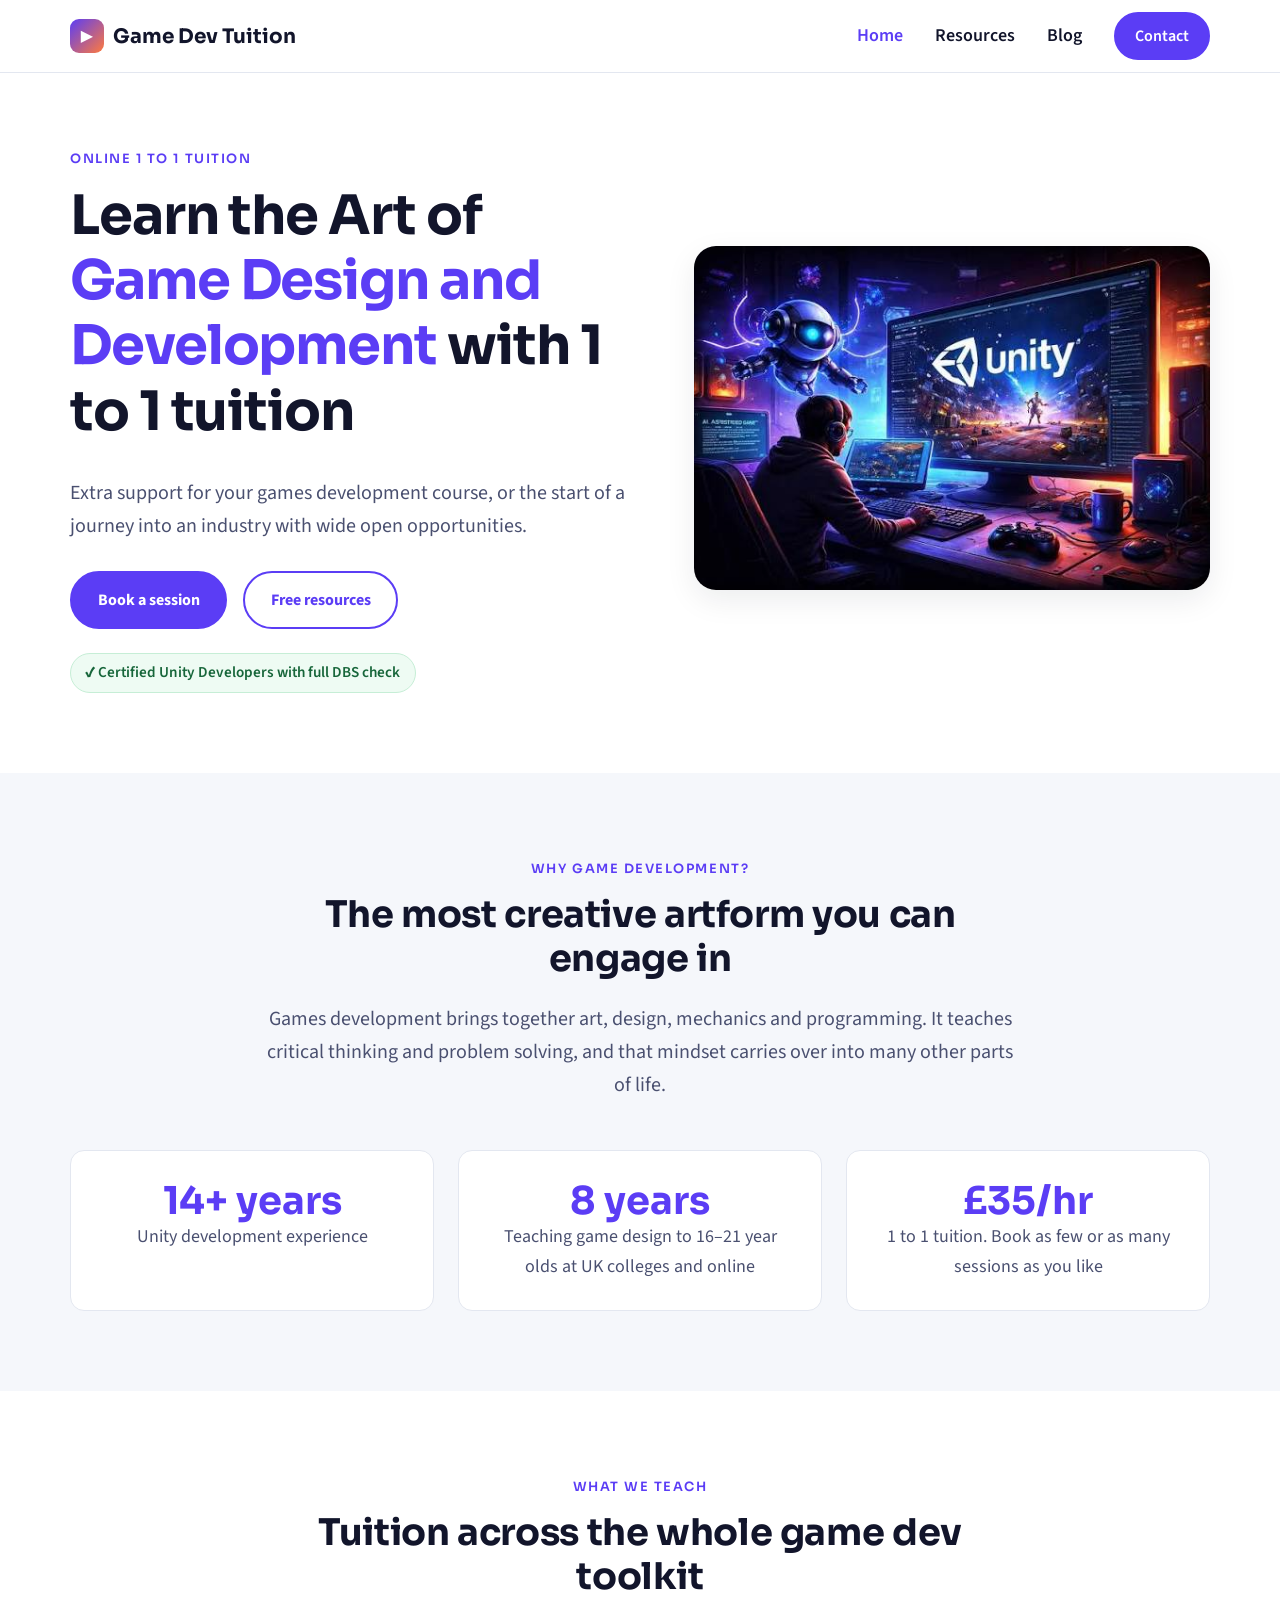
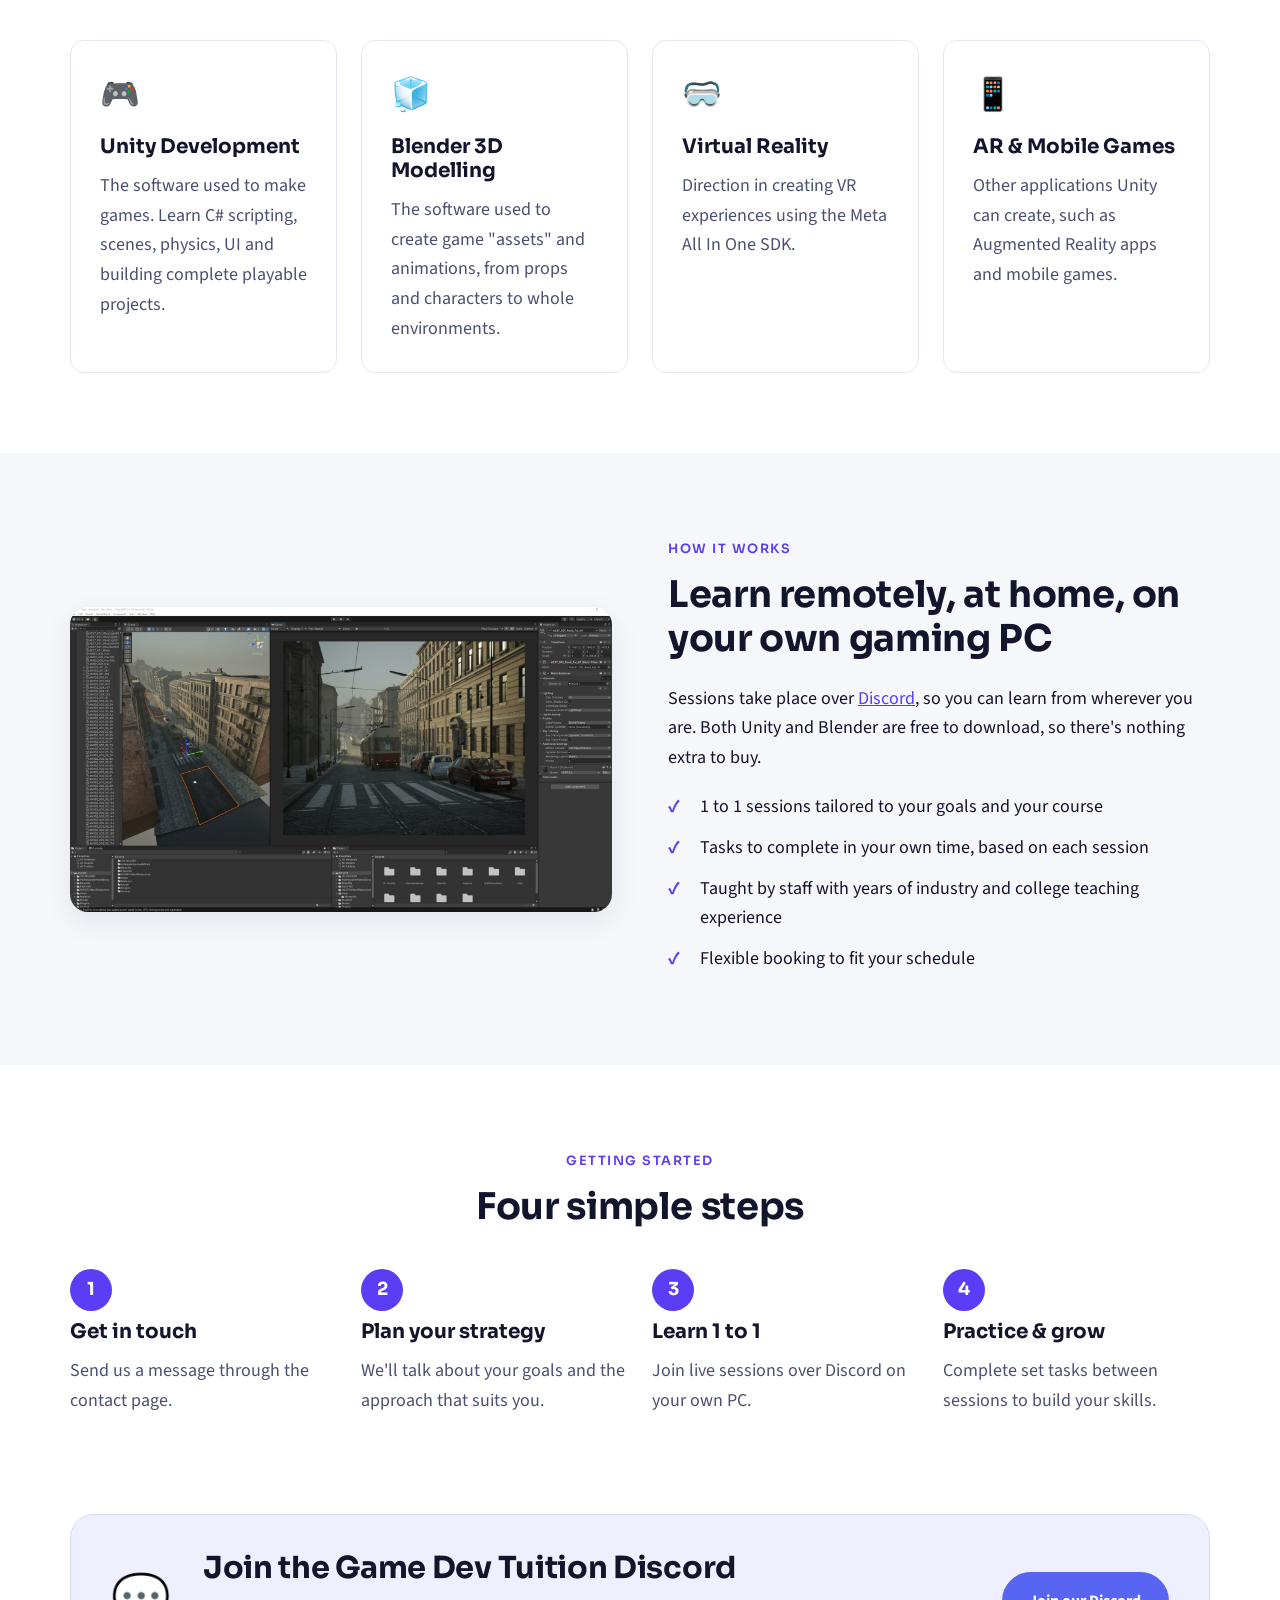
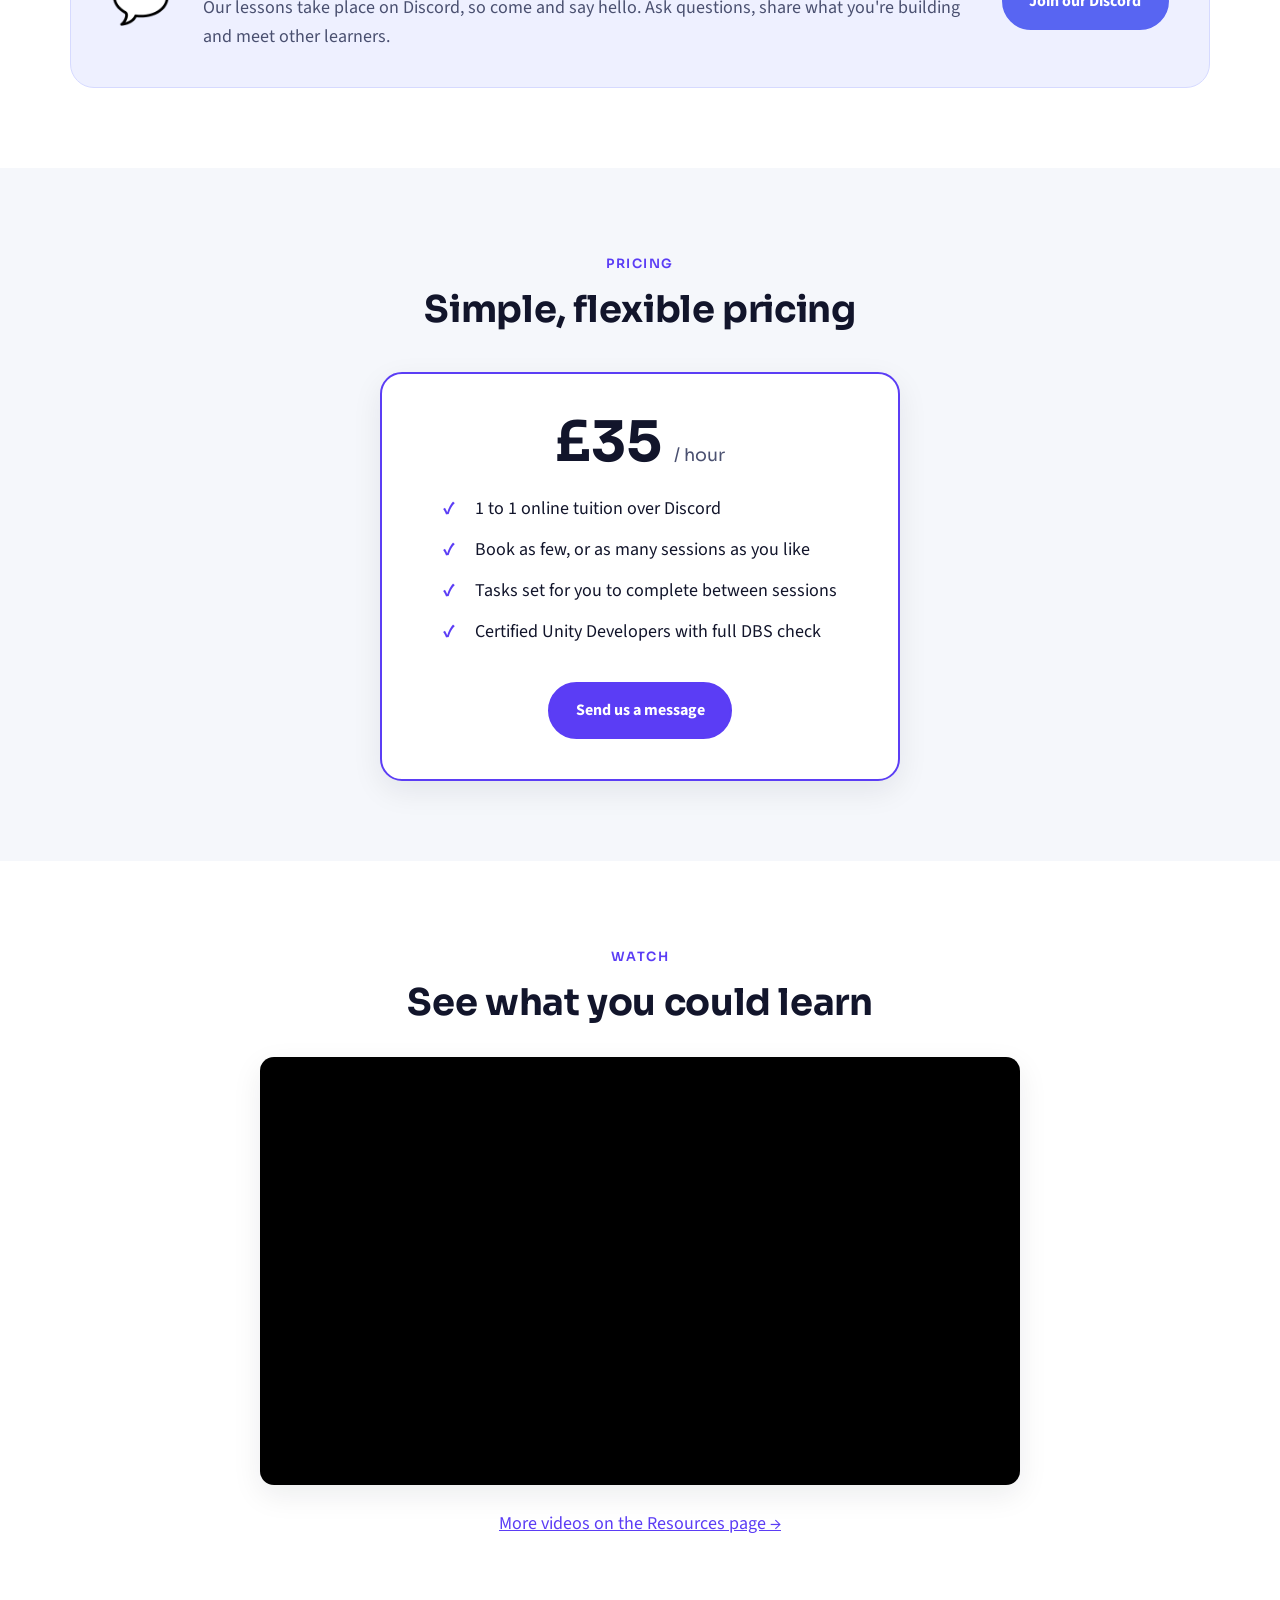
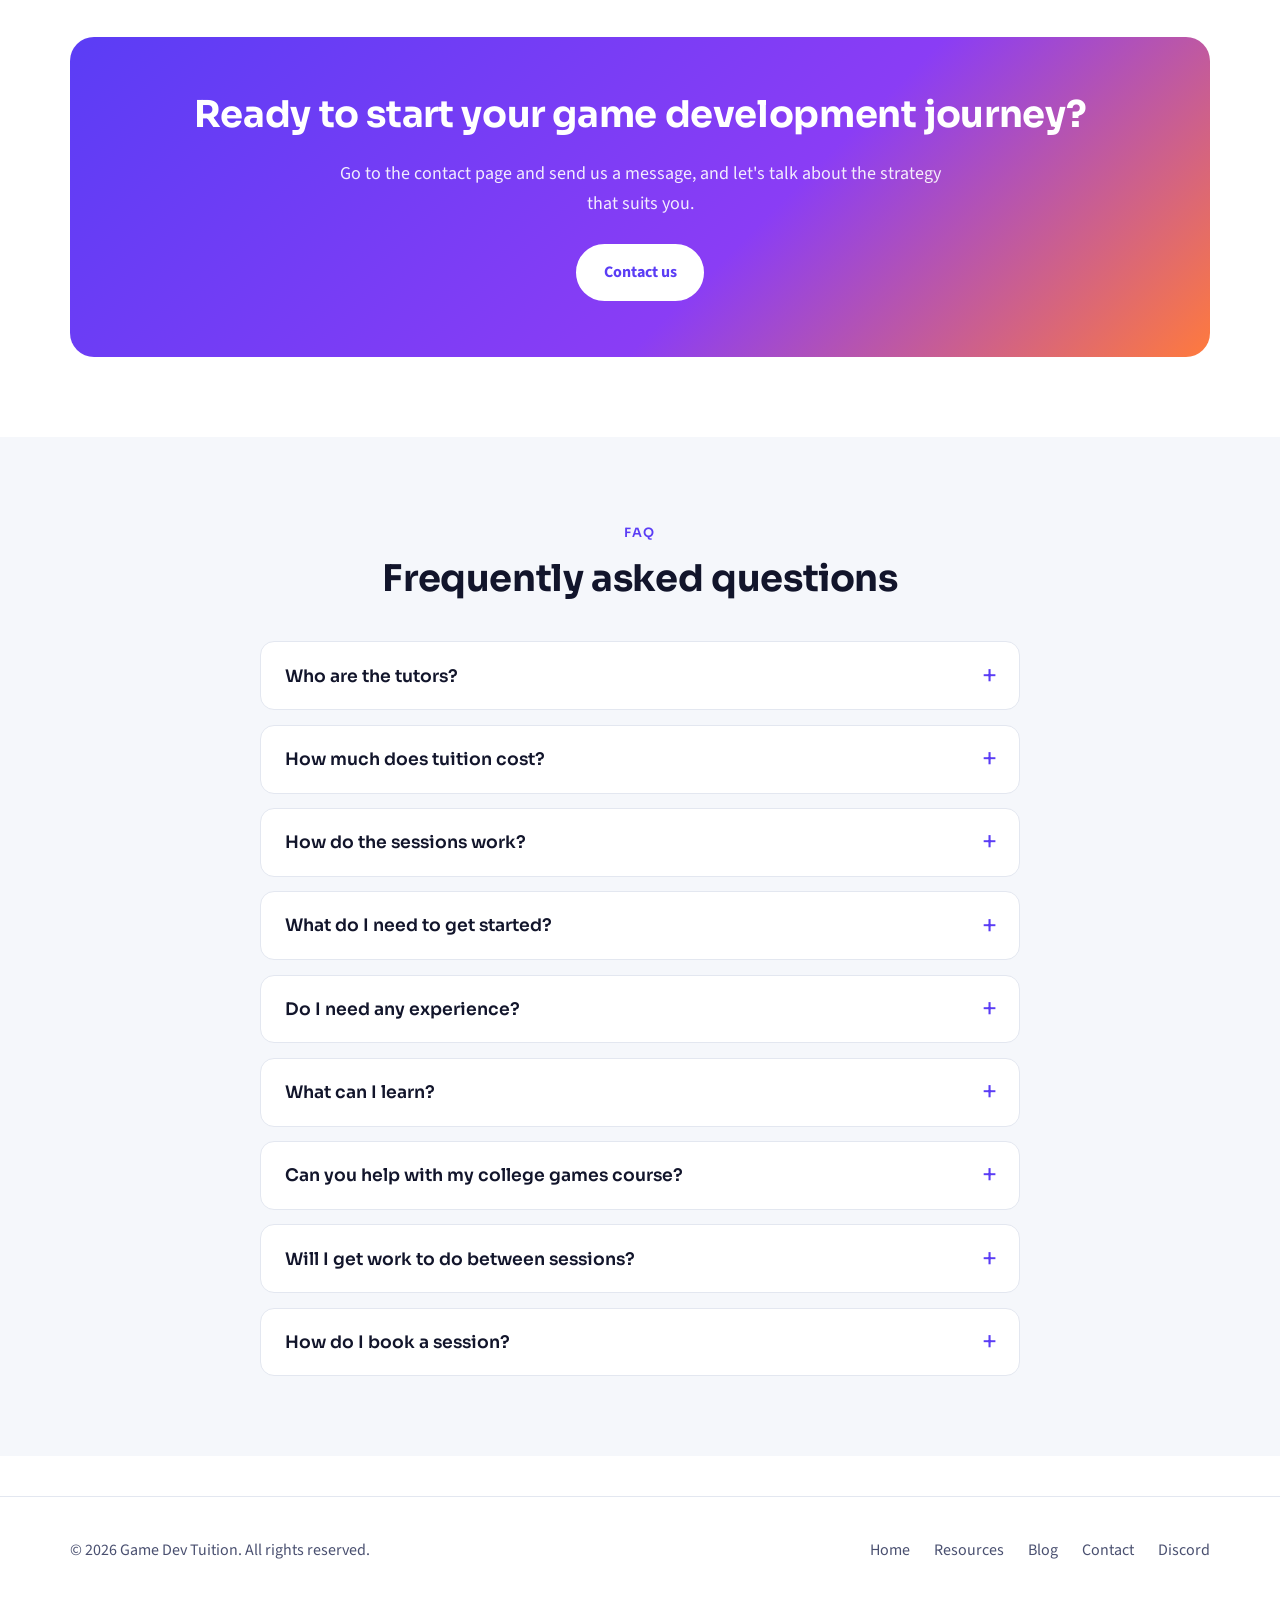
<file: index.html>
<!DOCTYPE html>
<html lang="en-GB">
<head>
  <meta charset="UTF-8">
  <meta name="viewport" content="width=device-width, initial-scale=1.0">
  <title>Game Dev Tuition | 1 to 1 Unity &amp; Blender Tutoring</title>
  <meta name="description" content="Learn the art of game design and development with 1 to 1 online tuition in Unity, Blender, VR and AR. Certified Unity Developers with full DBS check. £35 per hour.">
  <link rel="preconnect" href="https://fonts.googleapis.com">
  <link rel="preconnect" href="https://fonts.gstatic.com" crossorigin>
  <link href="https://fonts.googleapis.com/css2?family=Sora:wght@400;600;700&family=Source+Sans+3:wght@400;600;700&display=swap" rel="stylesheet">
  <link rel="stylesheet" href="style.css">
</head>
<body id="top">

  <!-- ===== HEADER ===== -->
  <header class="site-header">
    <nav class="nav container">
      <a href="index.html" class="logo"><span class="logo-mark">▶</span> Game Dev Tuition</a>
      <button class="nav-toggle" aria-label="Open menu" aria-expanded="false">☰</button>
      <ul class="nav-links">
        <li><a href="index.html" class="active">Home</a></li>
        <li><a href="resources.html">Resources</a></li>
        <li><a href="blog.html">Blog</a></li>
        <li><a href="contact.html" class="btn btn-primary">Contact</a></li>
      </ul>
    </nav>
  </header>

  <main>
    <!-- ===== HERO ===== -->
    <section class="hero">
      <div class="container hero-grid">
        <div>
          <span class="eyebrow">Online 1 to 1 tuition</span>
          <h1>Learn the Art of <span>Game Design and Development</span> with 1 to 1 tuition</h1>
          <p class="lead">Extra support for your games development course, or the start of a journey into an industry with wide open opportunities.</p>
          <div class="hero-actions">
            <a href="contact.html" class="btn btn-primary">Book a session</a>
            <a href="resources.html" class="btn btn-outline">Free resources</a>
          </div>
          <div class="badge">✔ Certified Unity Developers with full DBS check</div>
        </div>
        <img class="hero-img" src="hero.jpg" alt="A student developing a game in Unity at a gaming PC">
      </div>
    </section>

    <!-- ===== INTRO ===== -->
    <section class="section section-soft">
      <div class="container narrow center">
        <span class="eyebrow">Why game development?</span>
        <h2>The most creative artform you can engage in</h2>
        <p class="lead">Games development brings together art, design, mechanics and programming. It teaches critical thinking and problem solving, and that mindset carries over into many other parts of life.</p>
      </div>
      <div class="container" style="margin-top:3rem">
        <div class="stats">
          <div class="stat"><strong>14+ years</strong><span>Unity development experience</span></div>
          <div class="stat"><strong>8 years</strong><span>Teaching game design to 16–21 year olds at UK colleges and online</span></div>
          <div class="stat"><strong>£35/hr</strong><span>1 to 1 tuition. Book as few or as many sessions as you like</span></div>
        </div>
      </div>
    </section>

    <!-- ===== WHAT YOU'LL LEARN ===== -->
    <section class="section">
      <div class="container">
        <div class="center narrow">
          <span class="eyebrow">What we teach</span>
          <h2>Tuition across the whole game dev toolkit</h2>
        </div>
        <div class="cards">
          <div class="card">
            <div class="card-icon">🎮</div>
            <h3>Unity Development</h3>
            <p>The software used to make games. Learn C# scripting, scenes, physics, UI and building complete playable projects.</p>
          </div>
          <div class="card">
            <div class="card-icon">🧊</div>
            <h3>Blender 3D Modelling</h3>
            <p>The software used to create game "assets" and animations, from props and characters to whole environments.</p>
          </div>
          <div class="card">
            <div class="card-icon">🥽</div>
            <h3>Virtual Reality</h3>
            <p>Direction in creating VR experiences using the Meta All In One SDK.</p>
          </div>
          <div class="card">
            <div class="card-icon">📱</div>
            <h3>AR &amp; Mobile Games</h3>
            <p>Other applications Unity can create, such as Augmented Reality apps and mobile games.</p>
          </div>
        </div>
      </div>
    </section>

    <!-- ===== IMAGE + TEXT ===== -->
    <section class="section section-soft">
      <div class="container split">
        <img src="unity-scene.jpg" alt="A detailed city street scene with a tram being built in the Unity editor">
        <div>
          <span class="eyebrow">How it works</span>
          <h2>Learn remotely, at home, on your own gaming PC</h2>
          <p>Sessions take place over <a href="https://discord.gg/FJhWcV69PB" target="_blank" rel="noopener">Discord</a>, so you can learn from wherever you are. Both Unity and Blender are free to download, so there's nothing extra to buy.</p>
          <ul class="ticks">
            <li>1 to 1 sessions tailored to your goals and your course</li>
            <li>Tasks to complete in your own time, based on each session</li>
            <li>Taught by staff with years of industry and college teaching experience</li>
            <li>Flexible booking to fit your schedule</li>
          </ul>
        </div>
      </div>
    </section>

    <!-- ===== STEPS ===== -->
    <section class="section">
      <div class="container">
        <div class="center narrow">
          <span class="eyebrow">Getting started</span>
          <h2>Four simple steps</h2>
        </div>
        <div class="steps">
          <div class="step"><h3>Get in touch</h3><p>Send us a message through the contact page.</p></div>
          <div class="step"><h3>Plan your strategy</h3><p>We'll talk about your goals and the approach that suits you.</p></div>
          <div class="step"><h3>Learn 1 to 1</h3><p>Join live sessions over Discord on your own PC.</p></div>
          <div class="step"><h3>Practice &amp; grow</h3><p>Complete set tasks between sessions to build your skills.</p></div>
        </div>
      </div>
    </section>

    <!-- ===== DISCORD ===== -->
    <section class="section" style="padding-top:0">
      <div class="container">
        <div class="discord-band">
          <div class="discord-icon" aria-hidden="true">💬</div>
          <div class="discord-text">
            <h2>Join the Game Dev Tuition Discord</h2>
            <p>Our lessons take place on Discord, so come and say hello. Ask questions, share what you're building and meet other learners.</p>
          </div>
          <a href="https://discord.gg/FJhWcV69PB" class="btn btn-discord" target="_blank" rel="noopener">Join our Discord</a>
        </div>
      </div>
    </section>

    <!-- ===== PRICING ===== -->
    <section class="section section-soft" id="pricing">
      <div class="container center">
        <span class="eyebrow">Pricing</span>
        <h2>Simple, flexible pricing</h2>
        <div class="price-card">
          <div class="price">£35 <small>/ hour</small></div>
          <ul class="ticks">
            <li>1 to 1 online tuition over Discord</li>
            <li>Book as few, or as many sessions as you like</li>
            <li>Tasks set for you to complete between sessions</li>
            <li>Certified Unity Developers with full DBS check</li>
          </ul>
          <div><a href="contact.html" class="btn btn-primary">Send us a message</a></div>
        </div>
      </div>
    </section>

    <!-- ===== FEATURED VIDEO ===== -->
    <section class="section">
      <div class="container narrow">
        <div class="center">
          <span class="eyebrow">Watch</span>
          <h2>See what you could learn</h2>
        </div>
        <div class="video-wrap" style="margin-top:2rem">
          <iframe src="https://www.youtube.com/embed/z06QR-tz1_o" title="Game Dev Tuition featured video" loading="lazy"
            allow="accelerometer; autoplay; clipboard-write; encrypted-media; gyroscope; picture-in-picture; web-share"
            referrerpolicy="strict-origin-when-cross-origin" allowfullscreen></iframe>
        </div>
        <p class="center" style="margin-top:1.5rem"><a href="resources.html">More videos on the Resources page →</a></p>
      </div>
    </section>

    <!-- ===== CTA ===== -->
    <section class="section" style="padding-top:0">
      <div class="container">
        <div class="cta-band">
          <h2>Ready to start your game development journey?</h2>
          <p>Go to the contact page and send us a message, and let's talk about the strategy that suits you.</p>
          <a href="contact.html" class="btn">Contact us</a>
        </div>
      </div>
    </section>
    <!-- ===== FAQ =====
         To add a question: copy one <details> block and change the text. -->
    <section class="section section-soft" id="faq">
      <div class="container narrow">
        <div class="center">
          <span class="eyebrow">FAQ</span>
          <h2>Frequently asked questions</h2>
        </div>
        <div class="faq-list">
          <details class="faq-item">
            <summary>Who are the tutors?</summary>
            <p>Our tutors are Certified Unity Developers with a full DBS check. Between them they have over 14 years of Unity development experience and 8 years of teaching game design to 16–21 year olds at UK colleges and online.</p>
          </details>
          <details class="faq-item">
            <summary>How much does tuition cost?</summary>
            <p>1 to 1 tuition is £35 per hour. You can book as few, or as many, sessions as you like.</p>
          </details>
          <details class="faq-item">
            <summary>How do the sessions work?</summary>
            <p>All sessions are 1 to 1 and take place remotely over <a href="https://discord.gg/FJhWcV69PB" target="_blank" rel="noopener">Discord</a>, so you learn at home on your own gaming PC.</p>
          </details>
          <details class="faq-item">
            <summary>What do I need to get started?</summary>
            <p>A PC that can run Unity and Blender, plus a free Discord account. Unity and Blender are both free to download, and you'll find the download links on our <a href="resources.html">Resources page</a>.</p>
          </details>
          <details class="faq-item">
            <summary>Do I need any experience?</summary>
            <p>No. Tuition can be extra support alongside your games development course, or the very start of your journey into game development. We'll plan a strategy that suits your level.</p>
          </details>
          <details class="faq-item">
            <summary>What can I learn?</summary>
            <p>Unity game development, Blender 3D modelling and animation, Virtual Reality with the Meta All In One SDK, and other things Unity can create, such as Augmented Reality apps and mobile games.</p>
          </details>
          <details class="faq-item">
            <summary>Can you help with my college games course?</summary>
            <p>Yes. Many students use our sessions as extra support alongside their games development course.</p>
          </details>
          <details class="faq-item">
            <summary>Will I get work to do between sessions?</summary>
            <p>Yes. After each session you'll be given tasks to complete in your own time, based on what we covered.</p>
          </details>
          <details class="faq-item">
            <summary>How do I book a session?</summary>
            <p>Send us a message through the <a href="contact.html">contact page</a>, or say hello on our <a href="https://discord.gg/FJhWcV69PB" target="_blank" rel="noopener">Discord</a>, and we'll get back to you to arrange your first session.</p>
          </details>
        </div>
      </div>
    </section>
  </main>

  <!-- ===== FOOTER ===== -->
  <footer class="site-footer">
    <div class="container footer-grid">
      <p style="margin:0">© <span class="year">2026</span> Game Dev Tuition. All rights reserved.</p>
      <ul class="footer-links">
        <li><a href="index.html">Home</a></li>
        <li><a href="resources.html">Resources</a></li>
        <li><a href="blog.html">Blog</a></li>
        <li><a href="contact.html">Contact</a></li>
        <li><a href="https://discord.gg/FJhWcV69PB" target="_blank" rel="noopener">Discord</a></li>
      </ul>
    </div>
  </footer>

  <script src="main.js"></script>
</body>
</html>
</file>
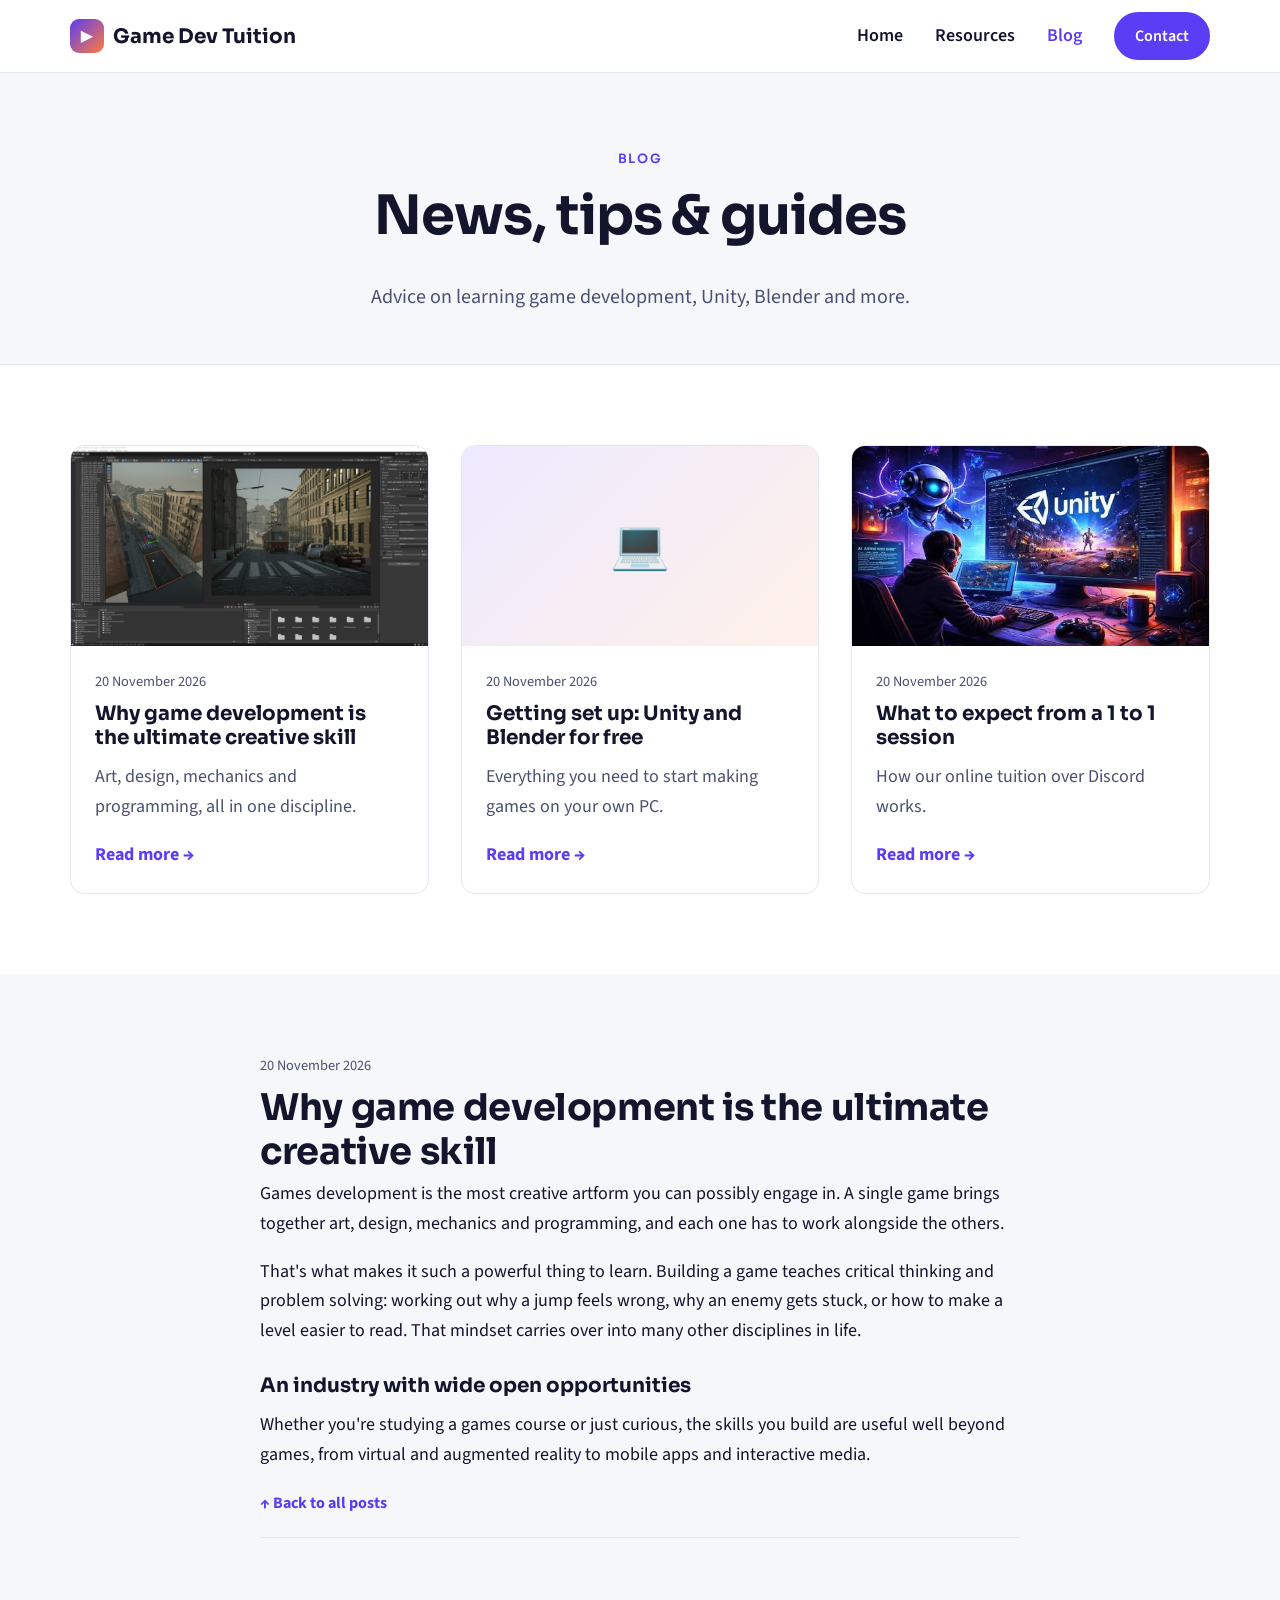
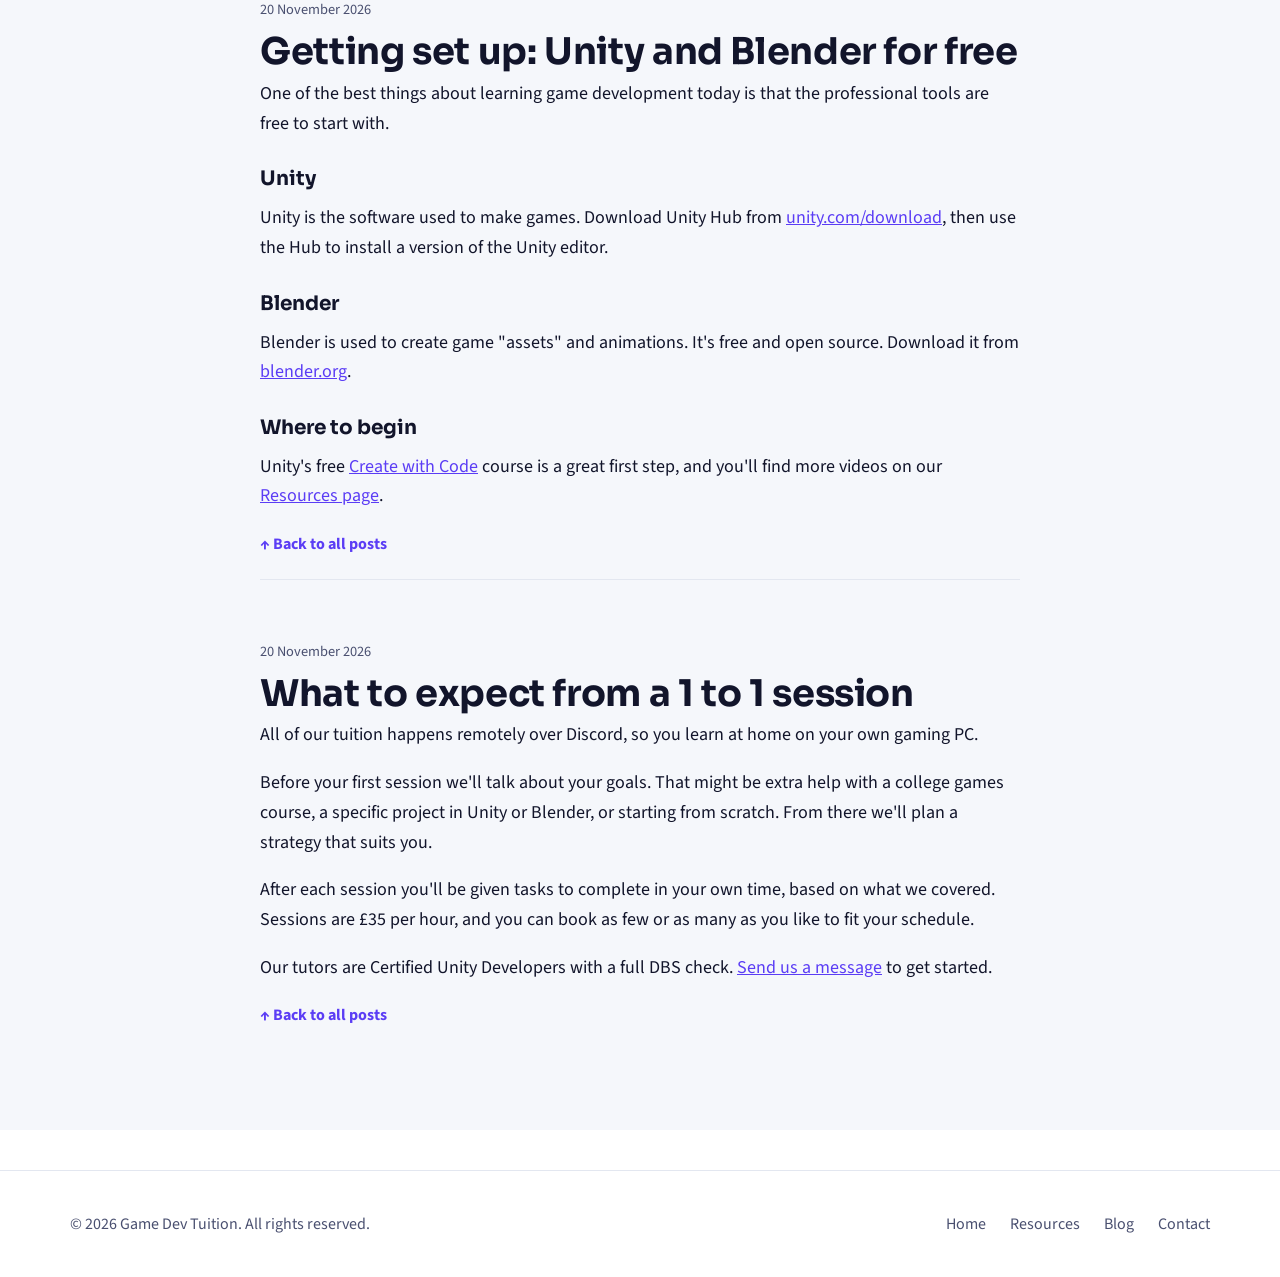
<file: blog.html>
<!DOCTYPE html>
<html lang="en-GB">
<head>
  <meta charset="UTF-8">
  <meta name="viewport" content="width=device-width, initial-scale=1.0">
  <title>Blog | Game Dev Tuition</title>
  <meta name="description" content="News, tips and guides on learning game development with Unity and Blender.">
  <link rel="preconnect" href="https://fonts.googleapis.com">
  <link rel="preconnect" href="https://fonts.gstatic.com" crossorigin>
  <link href="https://fonts.googleapis.com/css2?family=Sora:wght@400;600;700&family=Source+Sans+3:wght@400;600;700&display=swap" rel="stylesheet">
  <link rel="stylesheet" href="style.css">
</head>
<body id="top">

  <!-- ===== HEADER ===== -->
  <header class="site-header">
    <nav class="nav container">
      <a href="index.html" class="logo"><span class="logo-mark">▶</span> Game Dev Tuition</a>
      <button class="nav-toggle" aria-label="Open menu" aria-expanded="false">☰</button>
      <ul class="nav-links">
        <li><a href="index.html">Home</a></li>
        <li><a href="resources.html">Resources</a></li>
        <li><a href="blog.html" class="active">Blog</a></li>
        <li><a href="contact.html" class="btn btn-primary">Contact</a></li>
      </ul>
    </nav>
  </header>

  <main>
    <section class="page-header">
      <div class="container">
        <span class="eyebrow">Blog</span>
        <h1>News, tips &amp; guides</h1>
        <p class="lead">Advice on learning game development, Unity, Blender and more.</p>
      </div>
    </section>

    <!-- ===== POST LIST =====
         To add a new post: copy one "post-card" block below and one "article" block further down,
         then change the text and the id/href (e.g. #my-new-post). Newest posts go first. -->
    <section class="section">
      <div class="container">
        <div class="post-list">
          <article class="post-card">
            <img src="unity-scene.jpg" alt="A city scene being built in Unity">
            <div class="post-body">
              <div class="post-meta">20 November 2026</div>
              <h3>Why game development is the ultimate creative skill</h3>
              <p>Art, design, mechanics and programming, all in one discipline.</p>
              <a class="read-more" href="#creative-skill">Read more →</a>
            </div>
          </article>
          <article class="post-card">
            <div class="post-thumb">💻</div>
            <div class="post-body">
              <div class="post-meta">20 November 2026</div>
              <h3>Getting set up: Unity and Blender for free</h3>
              <p>Everything you need to start making games on your own PC.</p>
              <a class="read-more" href="#getting-set-up">Read more →</a>
            </div>
          </article>
          <article class="post-card">
            <img src="hero.jpg" alt="A student working on a game at their PC">
            <div class="post-body">
              <div class="post-meta">20 November 2026</div>
              <h3>What to expect from a 1 to 1 session</h3>
              <p>How our online tuition over Discord works.</p>
              <a class="read-more" href="#what-to-expect">Read more →</a>
            </div>
          </article>
        </div>
      </div>
    </section>

    <!-- ===== FULL POSTS ===== -->
    <section class="section section-soft" style="padding-top:20px">
      <div class="container">

        <article class="article" id="creative-skill">
          <div class="post-meta">20 November 2026</div>
          <h2>Why game development is the ultimate creative skill</h2>
          <p>Games development is the most creative artform you can possibly engage in. A single game brings together art, design, mechanics and programming, and each one has to work alongside the others.</p>
          <p>That's what makes it such a powerful thing to learn. Building a game teaches critical thinking and problem solving: working out why a jump feels wrong, why an enemy gets stuck, or how to make a level easier to read. That mindset carries over into many other disciplines in life.</p>
          <h3>An industry with wide open opportunities</h3>
          <p>Whether you're studying a games course or just curious, the skills you build are useful well beyond games, from virtual and augmented reality to mobile apps and interactive media.</p>
          <a class="back-top" href="#top">↑ Back to all posts</a>
        </article>

        <article class="article" id="getting-set-up">
          <div class="post-meta">20 November 2026</div>
          <h2>Getting set up: Unity and Blender for free</h2>
          <p>One of the best things about learning game development today is that the professional tools are free to start with.</p>
          <h3>Unity</h3>
          <p>Unity is the software used to make games. Download Unity Hub from <a href="https://unity.com/download" target="_blank" rel="noopener">unity.com/download</a>, then use the Hub to install a version of the Unity editor.</p>
          <h3>Blender</h3>
          <p>Blender is used to create game "assets" and animations. It's free and open source. Download it from <a href="https://www.blender.org/download/" target="_blank" rel="noopener">blender.org</a>.</p>
          <h3>Where to begin</h3>
          <p>Unity's free <a href="https://learn.unity.com/course/create-with-code" target="_blank" rel="noopener">Create with Code</a> course is a great first step, and you'll find more videos on our <a href="resources.html">Resources page</a>.</p>
          <a class="back-top" href="#top">↑ Back to all posts</a>
        </article>

        <article class="article" id="what-to-expect">
          <div class="post-meta">20 November 2026</div>
          <h2>What to expect from a 1 to 1 session</h2>
          <p>All of our tuition happens remotely over Discord, so you learn at home on your own gaming PC.</p>
          <p>Before your first session we'll talk about your goals. That might be extra help with a college games course, a specific project in Unity or Blender, or starting from scratch. From there we'll plan a strategy that suits you.</p>
          <p>After each session you'll be given tasks to complete in your own time, based on what we covered. Sessions are £35 per hour, and you can book as few or as many as you like to fit your schedule.</p>
          <p>Our tutors are Certified Unity Developers with a full DBS check. <a href="contact.html">Send us a message</a> to get started.</p>
          <a class="back-top" href="#top">↑ Back to all posts</a>
        </article>

      </div>
    </section>
  </main>

  <!-- ===== FOOTER ===== -->
  <footer class="site-footer">
    <div class="container footer-grid">
      <p style="margin:0">© <span class="year">2026</span> Game Dev Tuition. All rights reserved.</p>
      <ul class="footer-links">
        <li><a href="index.html">Home</a></li>
        <li><a href="resources.html">Resources</a></li>
        <li><a href="blog.html">Blog</a></li>
        <li><a href="contact.html">Contact</a></li>
      </ul>
    </div>
  </footer>

  <script src="main.js"></script>
</body>
</html>
</file>
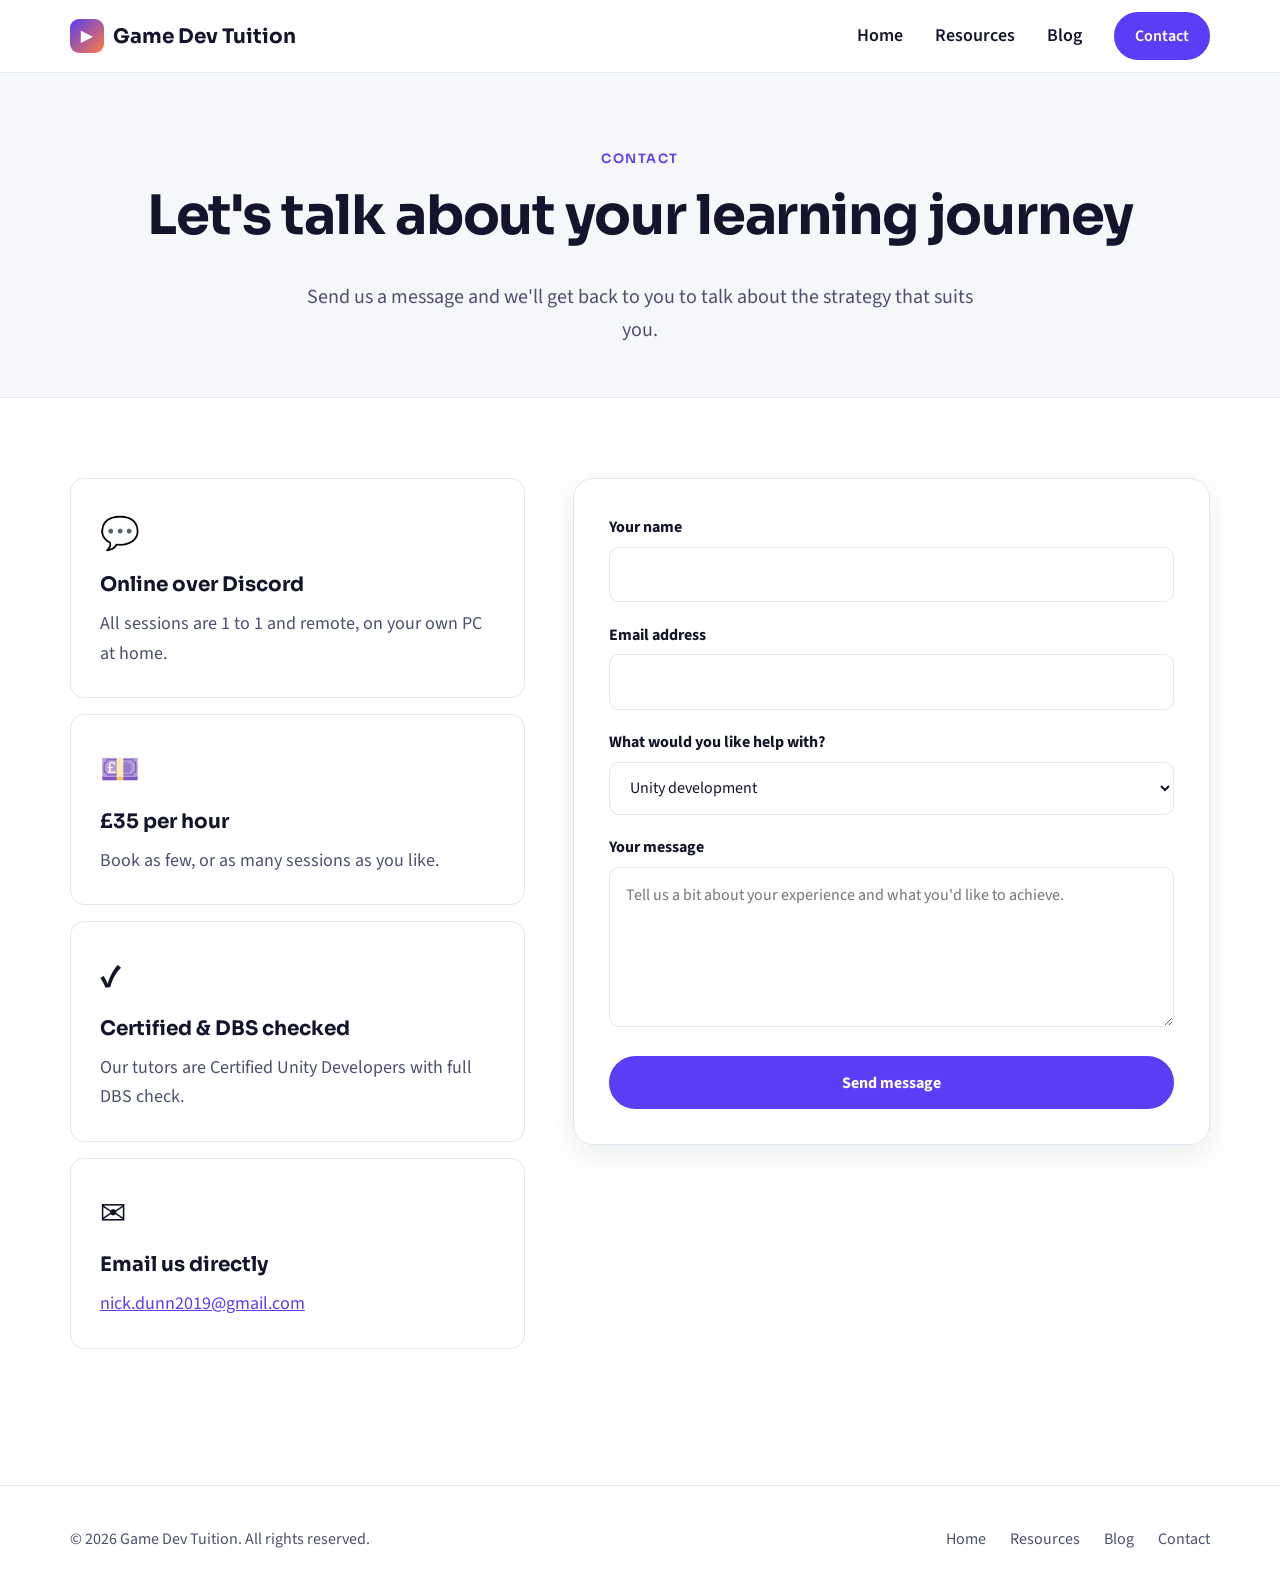
<file: contact.html>
<!DOCTYPE html>
<html lang="en-GB">
<head>
  <meta charset="UTF-8">
  <meta name="viewport" content="width=device-width, initial-scale=1.0">
  <title>Contact | Game Dev Tuition</title>
  <meta name="description" content="Get in touch to book 1 to 1 online game development tuition in Unity, Blender, VR and AR.">
  <link rel="preconnect" href="https://fonts.googleapis.com">
  <link rel="preconnect" href="https://fonts.gstatic.com" crossorigin>
  <link href="https://fonts.googleapis.com/css2?family=Sora:wght@400;600;700&family=Source+Sans+3:wght@400;600;700&display=swap" rel="stylesheet">
  <link rel="stylesheet" href="style.css">
</head>
<body id="top">

  <!-- ===== HEADER ===== -->
  <header class="site-header">
    <nav class="nav container">
      <a href="index.html" class="logo"><span class="logo-mark">▶</span> Game Dev Tuition</a>
      <button class="nav-toggle" aria-label="Open menu" aria-expanded="false">☰</button>
      <ul class="nav-links">
        <li><a href="index.html">Home</a></li>
        <li><a href="resources.html">Resources</a></li>
        <li><a href="blog.html">Blog</a></li>
        <li><a href="contact.html" class="btn btn-primary" aria-current="page">Contact</a></li>
      </ul>
    </nav>
  </header>

  <main>
    <section class="page-header">
      <div class="container">
        <span class="eyebrow">Contact</span>
        <h1>Let's talk about your learning journey</h1>
        <p class="lead">Send us a message and we'll get back to you to talk about the strategy that suits you.</p>
      </div>
    </section>

    <section class="section">
      <div class="container contact-grid">
        <div class="contact-info">
          <div class="card">
            <div class="card-icon">💬</div>
            <h3>Online over Discord</h3>
            <p>All sessions are 1 to 1 and remote, on your own PC at home.</p>
          </div>
          <div class="card">
            <div class="card-icon">💷</div>
            <h3>£35 per hour</h3>
            <p>Book as few, or as many sessions as you like.</p>
          </div>
          <div class="card">
            <div class="card-icon">✔</div>
            <h3>Certified &amp; DBS checked</h3>
            <p>Our tutors are Certified Unity Developers with full DBS check.</p>
          </div>
          <div class="card">
            <div class="card-icon">✉️</div>
            <h3>Email us directly</h3>
            <p><a href="mailto:nick.dunn2019@gmail.com">nick.dunn2019@gmail.com</a></p>
          </div>
        </div>

        <!-- Form is sent to your email by FormSubmit (formsubmit.co). See README.md for first-time activation. -->
        <form class="form" action="https://formsubmit.co/nick.dunn2019@gmail.com" method="POST">
          <input type="hidden" name="_subject" value="New enquiry from gamedevtuition.com">
          <input type="hidden" name="_next" value="https://www.gamedevtuition.com/thank-you.html">
          <input type="hidden" name="_template" value="table">
          <input type="text" name="_honey" class="hidden-field" tabindex="-1" autocomplete="off">

          <div class="form-row">
            <label for="name">Your name</label>
            <input type="text" id="name" name="name" required>
          </div>
          <div class="form-row">
            <label for="email">Email address</label>
            <input type="email" id="email" name="email" required>
          </div>
          <div class="form-row">
            <label for="topic">What would you like help with?</label>
            <select id="topic" name="topic">
              <option>Unity development</option>
              <option>Blender 3D modelling</option>
              <option>Virtual Reality (Meta All In One SDK)</option>
              <option>Augmented Reality / mobile games</option>
              <option>Support with my college games course</option>
              <option>Not sure yet / other</option>
            </select>
          </div>
          <div class="form-row">
            <label for="message">Your message</label>
            <textarea id="message" name="message" placeholder="Tell us a bit about your experience and what you'd like to achieve." required></textarea>
          </div>
          <button type="submit" class="btn btn-primary">Send message</button>
        </form>
      </div>
    </section>
  </main>

  <!-- ===== FOOTER ===== -->
  <footer class="site-footer">
    <div class="container footer-grid">
      <p style="margin:0">© <span class="year">2026</span> Game Dev Tuition. All rights reserved.</p>
      <ul class="footer-links">
        <li><a href="index.html">Home</a></li>
        <li><a href="resources.html">Resources</a></li>
        <li><a href="blog.html">Blog</a></li>
        <li><a href="contact.html">Contact</a></li>
      </ul>
    </div>
  </footer>

  <script src="main.js"></script>
</body>
</html>
</file>
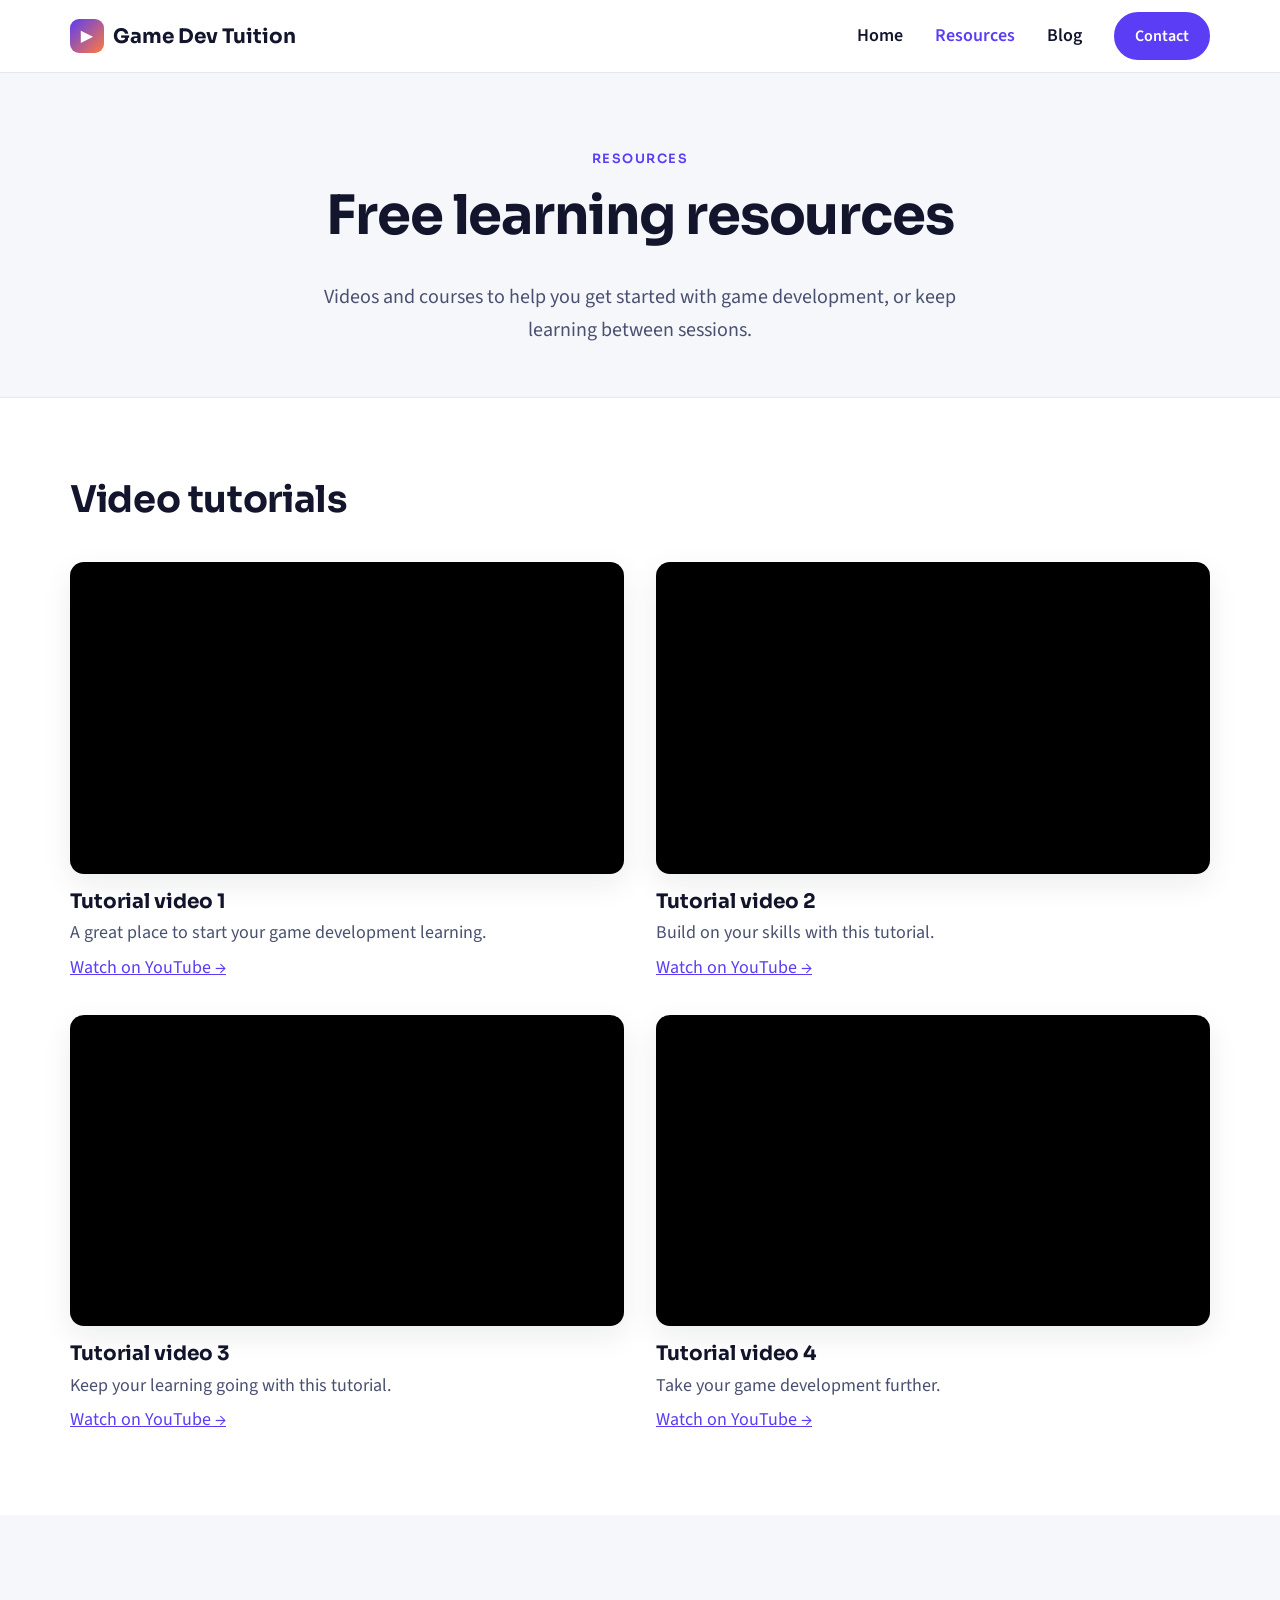
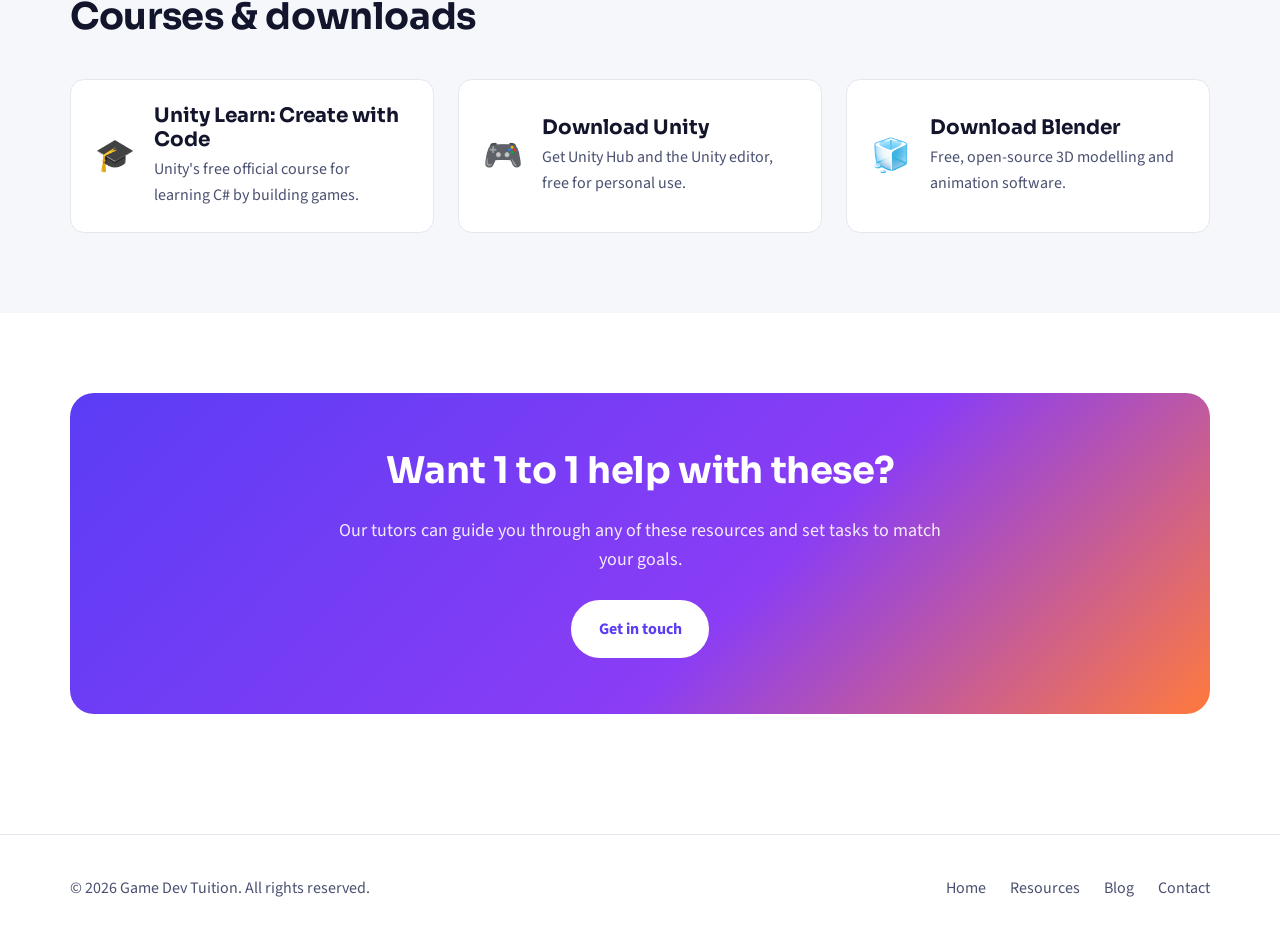
<file: resources.html>
<!DOCTYPE html>
<html lang="en-GB">
<head>
  <meta charset="UTF-8">
  <meta name="viewport" content="width=device-width, initial-scale=1.0">
  <title>Resources | Game Dev Tuition</title>
  <meta name="description" content="Free game development resources: Unity and Blender video tutorials, Unity Learn courses and download links.">
  <link rel="preconnect" href="https://fonts.googleapis.com">
  <link rel="preconnect" href="https://fonts.gstatic.com" crossorigin>
  <link href="https://fonts.googleapis.com/css2?family=Sora:wght@400;600;700&family=Source+Sans+3:wght@400;600;700&display=swap" rel="stylesheet">
  <link rel="stylesheet" href="style.css">
</head>
<body id="top">

  <!-- ===== HEADER ===== -->
  <header class="site-header">
    <nav class="nav container">
      <a href="index.html" class="logo"><span class="logo-mark">▶</span> Game Dev Tuition</a>
      <button class="nav-toggle" aria-label="Open menu" aria-expanded="false">☰</button>
      <ul class="nav-links">
        <li><a href="index.html">Home</a></li>
        <li><a href="resources.html" class="active">Resources</a></li>
        <li><a href="blog.html">Blog</a></li>
        <li><a href="contact.html" class="btn btn-primary">Contact</a></li>
      </ul>
    </nav>
  </header>

  <main>
    <section class="page-header">
      <div class="container">
        <span class="eyebrow">Resources</span>
        <h1>Free learning resources</h1>
        <p class="lead">Videos and courses to help you get started with game development, or keep learning between sessions.</p>
      </div>
    </section>

    <section class="section">
      <div class="container">
        <h2>Video tutorials</h2>
        <div class="video-grid">
        <div class="video-card">
          <div class="video-wrap">
            <iframe src="https://www.youtube.com/embed/z06QR-tz1_o" title="Tutorial video 1" loading="lazy"
              allow="accelerometer; autoplay; clipboard-write; encrypted-media; gyroscope; picture-in-picture; web-share"
              referrerpolicy="strict-origin-when-cross-origin" allowfullscreen></iframe>
          </div>
          <!-- EDIT: replace the title and description below with the real video details -->
          <h3>Tutorial video 1</h3>
          <p>A great place to start your game development learning.</p>
          <a href="https://youtu.be/z06QR-tz1_o" target="_blank" rel="noopener">Watch on YouTube →</a>
        </div>
        <div class="video-card">
          <div class="video-wrap">
            <iframe src="https://www.youtube.com/embed/kVcY7K-JA1Y" title="Tutorial video 2" loading="lazy"
              allow="accelerometer; autoplay; clipboard-write; encrypted-media; gyroscope; picture-in-picture; web-share"
              referrerpolicy="strict-origin-when-cross-origin" allowfullscreen></iframe>
          </div>
          <!-- EDIT: replace the title and description below with the real video details -->
          <h3>Tutorial video 2</h3>
          <p>Build on your skills with this tutorial.</p>
          <a href="https://youtu.be/kVcY7K-JA1Y" target="_blank" rel="noopener">Watch on YouTube →</a>
        </div>
        <div class="video-card">
          <div class="video-wrap">
            <iframe src="https://www.youtube.com/embed/99bl3XdCTF0" title="Tutorial video 3" loading="lazy"
              allow="accelerometer; autoplay; clipboard-write; encrypted-media; gyroscope; picture-in-picture; web-share"
              referrerpolicy="strict-origin-when-cross-origin" allowfullscreen></iframe>
          </div>
          <!-- EDIT: replace the title and description below with the real video details -->
          <h3>Tutorial video 3</h3>
          <p>Keep your learning going with this tutorial.</p>
          <a href="https://youtu.be/99bl3XdCTF0" target="_blank" rel="noopener">Watch on YouTube →</a>
        </div>
        <div class="video-card">
          <div class="video-wrap">
            <iframe src="https://www.youtube.com/embed/MIQLqihQuGI" title="Tutorial video 4" loading="lazy"
              allow="accelerometer; autoplay; clipboard-write; encrypted-media; gyroscope; picture-in-picture; web-share"
              referrerpolicy="strict-origin-when-cross-origin" allowfullscreen></iframe>
          </div>
          <!-- EDIT: replace the title and description below with the real video details -->
          <h3>Tutorial video 4</h3>
          <p>Take your game development further.</p>
          <a href="https://youtu.be/MIQLqihQuGI" target="_blank" rel="noopener">Watch on YouTube →</a>
        </div>
        </div>
      </div>
    </section>

    <section class="section section-soft">
      <div class="container">
        <h2>Courses &amp; downloads</h2>
        <div class="cards">
          <a class="link-card" href="https://learn.unity.com/course/create-with-code" target="_blank" rel="noopener">
            <div class="card-icon">🎓</div>
            <div><h3>Unity Learn: Create with Code</h3><p>Unity's free official course for learning C# by building games.</p></div>
          </a>
          <a class="link-card" href="https://unity.com/download" target="_blank" rel="noopener">
            <div class="card-icon">🎮</div>
            <div><h3>Download Unity</h3><p>Get Unity Hub and the Unity editor, free for personal use.</p></div>
          </a>
          <a class="link-card" href="https://www.blender.org/download/" target="_blank" rel="noopener">
            <div class="card-icon">🧊</div>
            <div><h3>Download Blender</h3><p>Free, open-source 3D modelling and animation software.</p></div>
          </a>
        </div>
      </div>
    </section>

    <section class="section">
      <div class="container">
        <div class="cta-band">
          <h2>Want 1 to 1 help with these?</h2>
          <p>Our tutors can guide you through any of these resources and set tasks to match your goals.</p>
          <a href="contact.html" class="btn">Get in touch</a>
        </div>
      </div>
    </section>
  </main>

  <!-- ===== FOOTER ===== -->
  <footer class="site-footer">
    <div class="container footer-grid">
      <p style="margin:0">© <span class="year">2026</span> Game Dev Tuition. All rights reserved.</p>
      <ul class="footer-links">
        <li><a href="index.html">Home</a></li>
        <li><a href="resources.html">Resources</a></li>
        <li><a href="blog.html">Blog</a></li>
        <li><a href="contact.html">Contact</a></li>
      </ul>
    </div>
  </footer>

  <script src="main.js"></script>
</body>
</html>
</file>
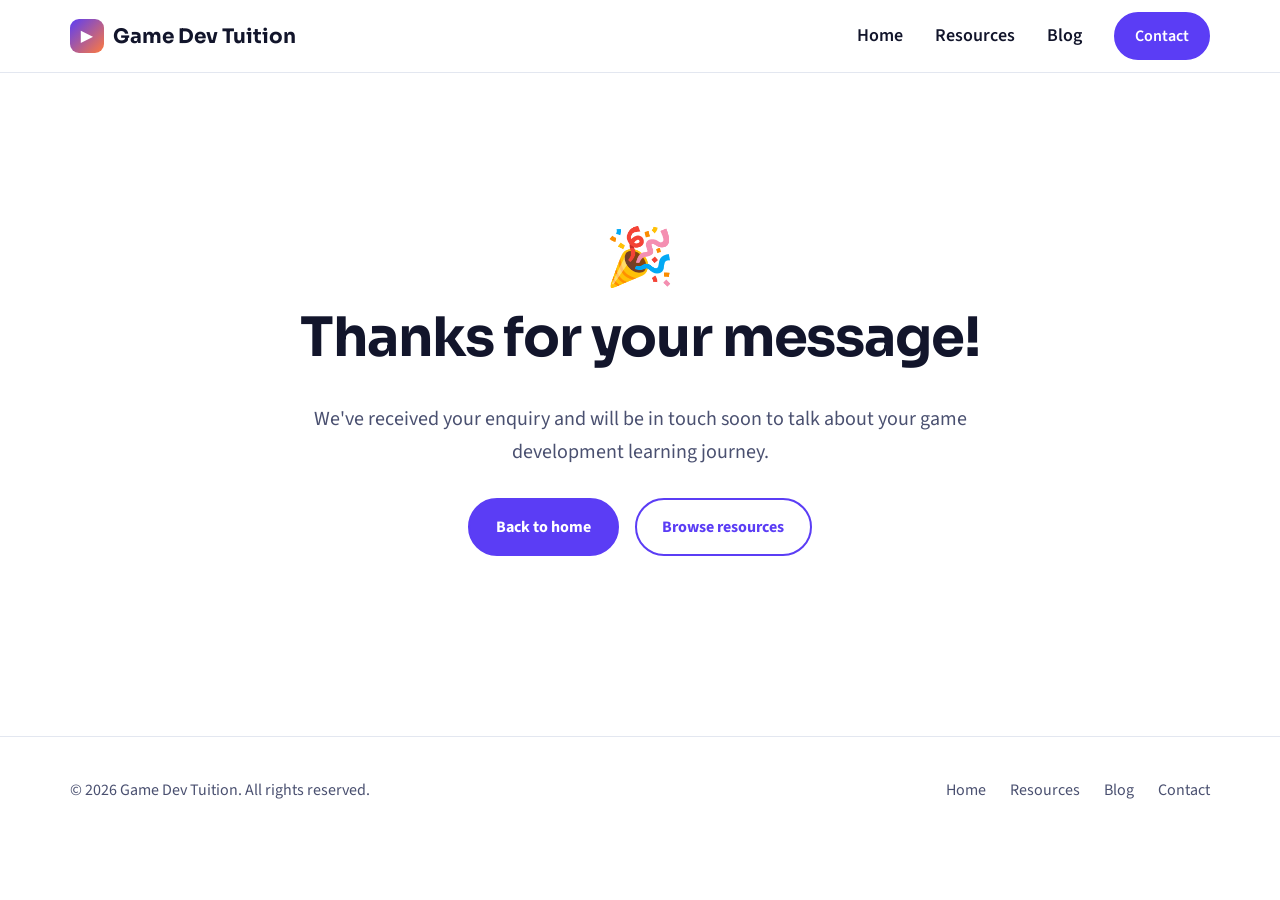
<file: thank-you.html>
<!DOCTYPE html>
<html lang="en-GB">
<head>
  <meta charset="UTF-8">
  <meta name="viewport" content="width=device-width, initial-scale=1.0">
  <title>Thank you | Game Dev Tuition</title>
  <meta name="description" content="Thanks for getting in touch with Game Dev Tuition.">
  <link rel="preconnect" href="https://fonts.googleapis.com">
  <link rel="preconnect" href="https://fonts.gstatic.com" crossorigin>
  <link href="https://fonts.googleapis.com/css2?family=Sora:wght@400;600;700&family=Source+Sans+3:wght@400;600;700&display=swap" rel="stylesheet">
  <link rel="stylesheet" href="style.css">
</head>
<body id="top">

  <!-- ===== HEADER ===== -->
  <header class="site-header">
    <nav class="nav container">
      <a href="index.html" class="logo"><span class="logo-mark">▶</span> Game Dev Tuition</a>
      <button class="nav-toggle" aria-label="Open menu" aria-expanded="false">☰</button>
      <ul class="nav-links">
        <li><a href="index.html">Home</a></li>
        <li><a href="resources.html">Resources</a></li>
        <li><a href="blog.html">Blog</a></li>
        <li><a href="contact.html" class="btn btn-primary">Contact</a></li>
      </ul>
    </nav>
  </header>

  <main>
    <section class="section">
      <div class="container narrow center" style="padding:60px 0">
        <div style="font-size:3.5rem">🎉</div>
        <h1>Thanks for your message!</h1>
        <p class="lead">We've received your enquiry and will be in touch soon to talk about your game development learning journey.</p>
        <div class="hero-actions" style="justify-content:center">
          <a href="index.html" class="btn btn-primary">Back to home</a>
          <a href="resources.html" class="btn btn-outline">Browse resources</a>
        </div>
      </div>
    </section>
  </main>

  <!-- ===== FOOTER ===== -->
  <footer class="site-footer">
    <div class="container footer-grid">
      <p style="margin:0">© <span class="year">2026</span> Game Dev Tuition. All rights reserved.</p>
      <ul class="footer-links">
        <li><a href="index.html">Home</a></li>
        <li><a href="resources.html">Resources</a></li>
        <li><a href="blog.html">Blog</a></li>
        <li><a href="contact.html">Contact</a></li>
      </ul>
    </div>
  </footer>

  <script src="main.js"></script>
</body>
</html>
</file>
<file: style.css>
/* ==========================================================
   Game Dev Tuition – main stylesheet
   Change the colours below to restyle the whole site.
   ========================================================== */
:root {
  --bg: #ffffff;
  --bg-soft: #f5f7fb;
  --ink: #12152b;
  --ink-soft: #4a5070;
  --line: #e3e7f0;
  --accent: #5b3df5;        /* main purple/blue */
  --accent-dark: #4128c9;
  --accent-2: #ff7a3d;      /* warm orange highlight */
  --radius: 14px;
  --shadow: 0 10px 30px rgba(18, 21, 43, 0.08);
  --max: 1140px;
  --font-head: "Sora", system-ui, sans-serif;
  --font-body: "Source Sans 3", system-ui, sans-serif;
}

*, *::before, *::after { box-sizing: border-box; }
html { scroll-behavior: smooth; }
body {
  margin: 0;
  background: var(--bg);
  color: var(--ink);
  font-family: var(--font-body);
  font-size: 1.125rem;
  line-height: 1.65;
}
img { max-width: 100%; display: block; }
a { color: var(--accent); }
a:hover { color: var(--accent-dark); }
h1, h2, h3, h4 { font-family: var(--font-head); line-height: 1.2; margin: 0 0 .6em; }
h1 { font-size: clamp(2.1rem, 4.5vw, 3.4rem); letter-spacing: -0.02em; }
h2 { font-size: clamp(1.6rem, 3vw, 2.3rem); letter-spacing: -0.01em; }
h3 { font-size: 1.25rem; }
p { margin: 0 0 1em; }

.container { width: min(var(--max), 92%); margin-inline: auto; }
.section { padding: 80px 0; }
.section-soft { background: var(--bg-soft); }
.eyebrow {
  display: inline-block; font-family: var(--font-head); font-size: .8rem; font-weight: 600;
  letter-spacing: .12em; text-transform: uppercase; color: var(--accent); margin-bottom: .8rem;
}
.lead { font-size: 1.25rem; color: var(--ink-soft); }
.center { text-align: center; }
.narrow { max-width: 760px; margin-inline: auto; }

/* ---------- Header / navigation ---------- */
.site-header {
  position: sticky; top: 0; z-index: 50;
  background: rgba(255,255,255,.92); backdrop-filter: blur(8px);
  border-bottom: 1px solid var(--line);
}
.nav { display: flex; align-items: center; justify-content: space-between; height: 72px; }
.logo {
  font-family: var(--font-head); font-weight: 700; font-size: 1.25rem;
  color: var(--ink); text-decoration: none; display: flex; align-items: center; gap: .55rem;
}
.logo-mark {
  width: 34px; height: 34px; border-radius: 9px; display: grid; place-items: center;
  background: linear-gradient(135deg, var(--accent), var(--accent-2)); color: #fff; font-size: 1rem;
}
.nav-links { display: flex; gap: 2rem; list-style: none; margin: 0; padding: 0; align-items: center; }
.nav-links a { color: var(--ink); text-decoration: none; font-weight: 600; }
.nav-links a:hover, .nav-links a.active { color: var(--accent); }
.nav-toggle { display: none; background: none; border: 0; font-size: 1.7rem; cursor: pointer; color: var(--ink); }

/* ---------- Buttons ---------- */
.btn {
  display: inline-block; padding: .85rem 1.6rem; border-radius: 999px; font-weight: 700;
  text-decoration: none; border: 2px solid var(--accent); transition: .2s; cursor: pointer;
  font-family: var(--font-body); font-size: 1rem;
}
.btn-primary { background: var(--accent); color: #fff; }
.btn-primary:hover { background: var(--accent-dark); border-color: var(--accent-dark); color: #fff; }
.btn-outline { background: transparent; color: var(--accent); }
.btn-outline:hover { background: var(--accent); color: #fff; }
.nav-links .btn { color: #fff; padding: .55rem 1.2rem; }

/* ---------- Hero ---------- */
.hero { padding: 70px 0 80px; }
.hero-grid { display: grid; grid-template-columns: 1.1fr 1fr; gap: 3.5rem; align-items: center; }
.hero h1 span { color: var(--accent); }
.hero-actions { display: flex; gap: 1rem; flex-wrap: wrap; margin-top: 1.8rem; }
.hero-img { border-radius: 22px; box-shadow: var(--shadow); width: 100%; aspect-ratio: 3 / 2; object-fit: cover; }
.badge {
  display: inline-flex; align-items: center; gap: .5rem; background: #eefbf3; color: #17663a;
  border: 1px solid #c6eed6; padding: .4rem .9rem; border-radius: 999px; font-weight: 600; font-size: .95rem;
  margin-top: 1.5rem;
}

/* ---------- Stats ---------- */
.stats { display: grid; grid-template-columns: repeat(3, 1fr); gap: 1.5rem; }
.stat { background: #fff; border: 1px solid var(--line); border-radius: var(--radius); padding: 1.8rem; text-align: center; }
.stat strong { display: block; font-family: var(--font-head); font-size: 2.4rem; color: var(--accent); line-height: 1.1; }
.stat span { color: var(--ink-soft); }

/* ---------- Cards ---------- */
.cards { display: grid; grid-template-columns: repeat(auto-fit, minmax(240px, 1fr)); gap: 1.5rem; margin-top: 2.5rem; }
.card {
  background: #fff; border: 1px solid var(--line); border-radius: var(--radius); padding: 1.8rem;
  transition: transform .2s, box-shadow .2s;
}
.card:hover { transform: translateY(-4px); box-shadow: var(--shadow); }
.card-icon { font-size: 2rem; margin-bottom: .8rem; }
.card p { color: var(--ink-soft); margin: 0; }

/* ---------- Split image + text ---------- */
.split { display: grid; grid-template-columns: 1fr 1fr; gap: 3.5rem; align-items: center; }
.split img { border-radius: 18px; box-shadow: var(--shadow); }
.ticks { list-style: none; padding: 0; margin: 1.2rem 0 0; }
.ticks li { padding-left: 2rem; position: relative; margin-bottom: .7rem; }
.ticks li::before { content: "✓"; position: absolute; left: 0; color: var(--accent); font-weight: 800; }

/* ---------- Steps ---------- */
.steps { display: grid; grid-template-columns: repeat(4, 1fr); gap: 1.5rem; margin-top: 2.5rem; counter-reset: step; }
.step { position: relative; padding-top: 3.2rem; }
.step::before {
  counter-increment: step; content: counter(step);
  position: absolute; top: 0; left: 0; width: 42px; height: 42px; border-radius: 50%;
  background: var(--accent); color: #fff; display: grid; place-items: center;
  font-family: var(--font-head); font-weight: 700;
}
.step p { color: var(--ink-soft); }

/* ---------- Pricing ---------- */
.price-card {
  max-width: 520px; margin: 2.5rem auto 0; background: #fff; border: 2px solid var(--accent);
  border-radius: 22px; padding: 2.5rem; text-align: center; box-shadow: var(--shadow);
}
.price { font-family: var(--font-head); font-size: 3.5rem; font-weight: 700; color: var(--ink); line-height: 1; }
.price small { font-size: 1.1rem; color: var(--ink-soft); font-weight: 400; }
.price-card .ticks { text-align: left; display: inline-block; margin: 1.5rem 0; }

/* ---------- Video embeds ---------- */
.video-wrap { position: relative; aspect-ratio: 16 / 9; border-radius: var(--radius); overflow: hidden; background: #000; box-shadow: var(--shadow); }
.video-wrap iframe { position: absolute; inset: 0; width: 100%; height: 100%; border: 0; }
.video-grid { display: grid; grid-template-columns: repeat(2, 1fr); gap: 2rem; margin-top: 2.5rem; }
.video-card h3 { margin-top: 1rem; margin-bottom: .3rem; }
.video-card p { color: var(--ink-soft); margin-bottom: .3rem; }

.link-card {
  display: flex; gap: 1.2rem; align-items: center; text-decoration: none; color: var(--ink);
  background: #fff; border: 1px solid var(--line); border-radius: var(--radius); padding: 1.5rem;
  transition: .2s;
}
.link-card:hover { border-color: var(--accent); box-shadow: var(--shadow); color: var(--ink); }
.link-card .card-icon { margin: 0; }
.link-card p { margin: 0; color: var(--ink-soft); font-size: 1rem; }
.link-card h3 { margin: 0 0 .2rem; }

/* ---------- Page header (inner pages) ---------- */
.page-header { padding: 70px 0 50px; background: var(--bg-soft); border-bottom: 1px solid var(--line); text-align: center; }
.page-header p { max-width: 680px; margin: 0 auto; }

/* ---------- Blog ---------- */
.post-list { display: grid; grid-template-columns: repeat(auto-fit, minmax(300px, 1fr)); gap: 2rem; }
.post-card { border: 1px solid var(--line); border-radius: var(--radius); overflow: hidden; background: #fff; display: flex; flex-direction: column; transition: .2s; }
.post-card:hover { box-shadow: var(--shadow); transform: translateY(-4px); }
.post-card img { aspect-ratio: 16 / 9; object-fit: cover; width: 100%; }
.post-thumb { aspect-ratio: 16 / 9; display: grid; place-items: center; font-size: 3rem; background: linear-gradient(135deg, #ede9ff, #fff1e9); }
.post-body { padding: 1.5rem; display: flex; flex-direction: column; flex: 1; }
.post-meta { font-size: .9rem; color: var(--ink-soft); margin-bottom: .5rem; }
.post-body p { color: var(--ink-soft); }
.post-body .read-more { margin-top: auto; font-weight: 700; text-decoration: none; }

.article { max-width: 760px; margin: 0 auto; padding: 60px 0 20px; border-top: 1px solid var(--line); scroll-margin-top: 90px; }
.article:first-of-type { border-top: 0; }
.article h2 { margin-bottom: .3rem; }
.article h3 { margin-top: 1.8rem; }
.back-top { font-weight: 700; text-decoration: none; font-size: 1rem; }

/* ---------- Contact form ---------- */
.contact-grid { display: grid; grid-template-columns: 1fr 1.4fr; gap: 3rem; align-items: start; }
.form { background: #fff; border: 1px solid var(--line); border-radius: 20px; padding: 2.2rem; box-shadow: var(--shadow); }
.form-row { margin-bottom: 1.2rem; }
.form label { display: block; font-weight: 700; margin-bottom: .4rem; font-size: 1rem; }
.form input, .form select, .form textarea {
  width: 100%; padding: .85rem 1rem; border: 1.5px solid var(--line); border-radius: 10px;
  font: inherit; font-size: 1rem; color: var(--ink); background: #fff; transition: border-color .2s;
}
.form input:focus, .form select:focus, .form textarea:focus { outline: none; border-color: var(--accent); box-shadow: 0 0 0 3px rgba(91,61,245,.15); }
.form textarea { min-height: 160px; resize: vertical; }
.form .btn { width: 100%; }
.hidden-field { display: none !important; }
.contact-info .card { margin-bottom: 1rem; }

/* ---------- CTA band ---------- */
.cta-band {
  background: linear-gradient(135deg, var(--accent), #8a3df5 60%, var(--accent-2));
  color: #fff; border-radius: 24px; padding: 3.5rem 2rem; text-align: center;
}
.cta-band h2 { color: #fff; }
.cta-band p { color: rgba(255,255,255,.9); max-width: 620px; margin: 0 auto 1.6rem; }
.cta-band .btn { background: #fff; color: var(--accent); border-color: #fff; }
.cta-band .btn:hover { background: var(--ink); color: #fff; border-color: var(--ink); }

/* ---------- Footer ---------- */
.site-footer { border-top: 1px solid var(--line); padding: 2.5rem 0; margin-top: 40px; color: var(--ink-soft); font-size: 1rem; }
.footer-grid { display: flex; justify-content: space-between; align-items: center; flex-wrap: wrap; gap: 1rem; }
.footer-links { display: flex; gap: 1.5rem; list-style: none; margin: 0; padding: 0; }
.footer-links a { color: var(--ink-soft); text-decoration: none; }
.footer-links a:hover { color: var(--accent); }

/* ---------- Responsive ---------- */
@media (max-width: 900px) {
  .hero-grid, .split, .contact-grid { grid-template-columns: 1fr; gap: 2.5rem; }
  .contact-grid .form { order: -1; }
  .stat { padding: 1.4rem 1rem; }
  .stat strong { font-size: 1.9rem; white-space: nowrap; }
  .steps { grid-template-columns: repeat(2, 1fr); }
  .video-grid { grid-template-columns: 1fr; }
}
@media (max-width: 760px) {
  .nav-toggle { display: block; }
  .nav-links {
    display: none; position: absolute; top: 72px; left: 0; right: 0; flex-direction: column;
    background: #fff; border-bottom: 1px solid var(--line); padding: 1.5rem 0; gap: 1.2rem;
  }
  .nav-links.open { display: flex; }
  .stats { grid-template-columns: 1fr; }
  .steps { grid-template-columns: 1fr; }
  .section { padding: 60px 0; }
}

/* ---------- Discord band ---------- */
.discord-band {
  display: flex; align-items: center; gap: 2rem; background: #eef0ff; border: 1px solid #d6daff;
  border-radius: 24px; padding: 2.2rem 2.5rem;
}
.discord-icon { font-size: 3rem; flex-shrink: 0; }
.discord-text { flex: 1; }
.discord-text h2 { font-size: clamp(1.4rem, 2.5vw, 1.9rem); margin-bottom: .4rem; }
.discord-text p { margin: 0; color: var(--ink-soft); }
.btn-discord { background: #5865f2; border-color: #5865f2; color: #fff; white-space: nowrap; }
.btn-discord:hover { background: #4752c4; border-color: #4752c4; color: #fff; }
@media (max-width: 760px) {
  .discord-band { flex-direction: column; text-align: center; gap: 1rem; padding: 2rem 1.5rem; }
}

/* ---------- FAQ ---------- */
.faq-list { margin-top: 2.5rem; display: grid; gap: .9rem; }
.faq-item { background: #fff; border: 1px solid var(--line); border-radius: var(--radius); transition: border-color .2s, box-shadow .2s; }
.faq-item[open] { border-color: var(--accent); box-shadow: var(--shadow); }
.faq-item summary {
  cursor: pointer; list-style: none; padding: 1.2rem 3.2rem 1.2rem 1.5rem; position: relative;
  font-family: var(--font-head); font-weight: 600; font-size: 1.08rem;
}
.faq-item summary::-webkit-details-marker { display: none; }
.faq-item summary::after {
  content: "+"; position: absolute; right: 1.4rem; top: 50%; transform: translateY(-50%);
  font-size: 1.6rem; font-weight: 400; color: var(--accent); line-height: 1;
}
.faq-item[open] summary::after { content: "–"; }
.faq-item summary:focus-visible { outline: 3px solid rgba(91,61,245,.35); outline-offset: 2px; border-radius: var(--radius); }
.faq-item p { padding: 0 1.5rem 1.3rem; margin: 0; color: var(--ink-soft); }
</file>
